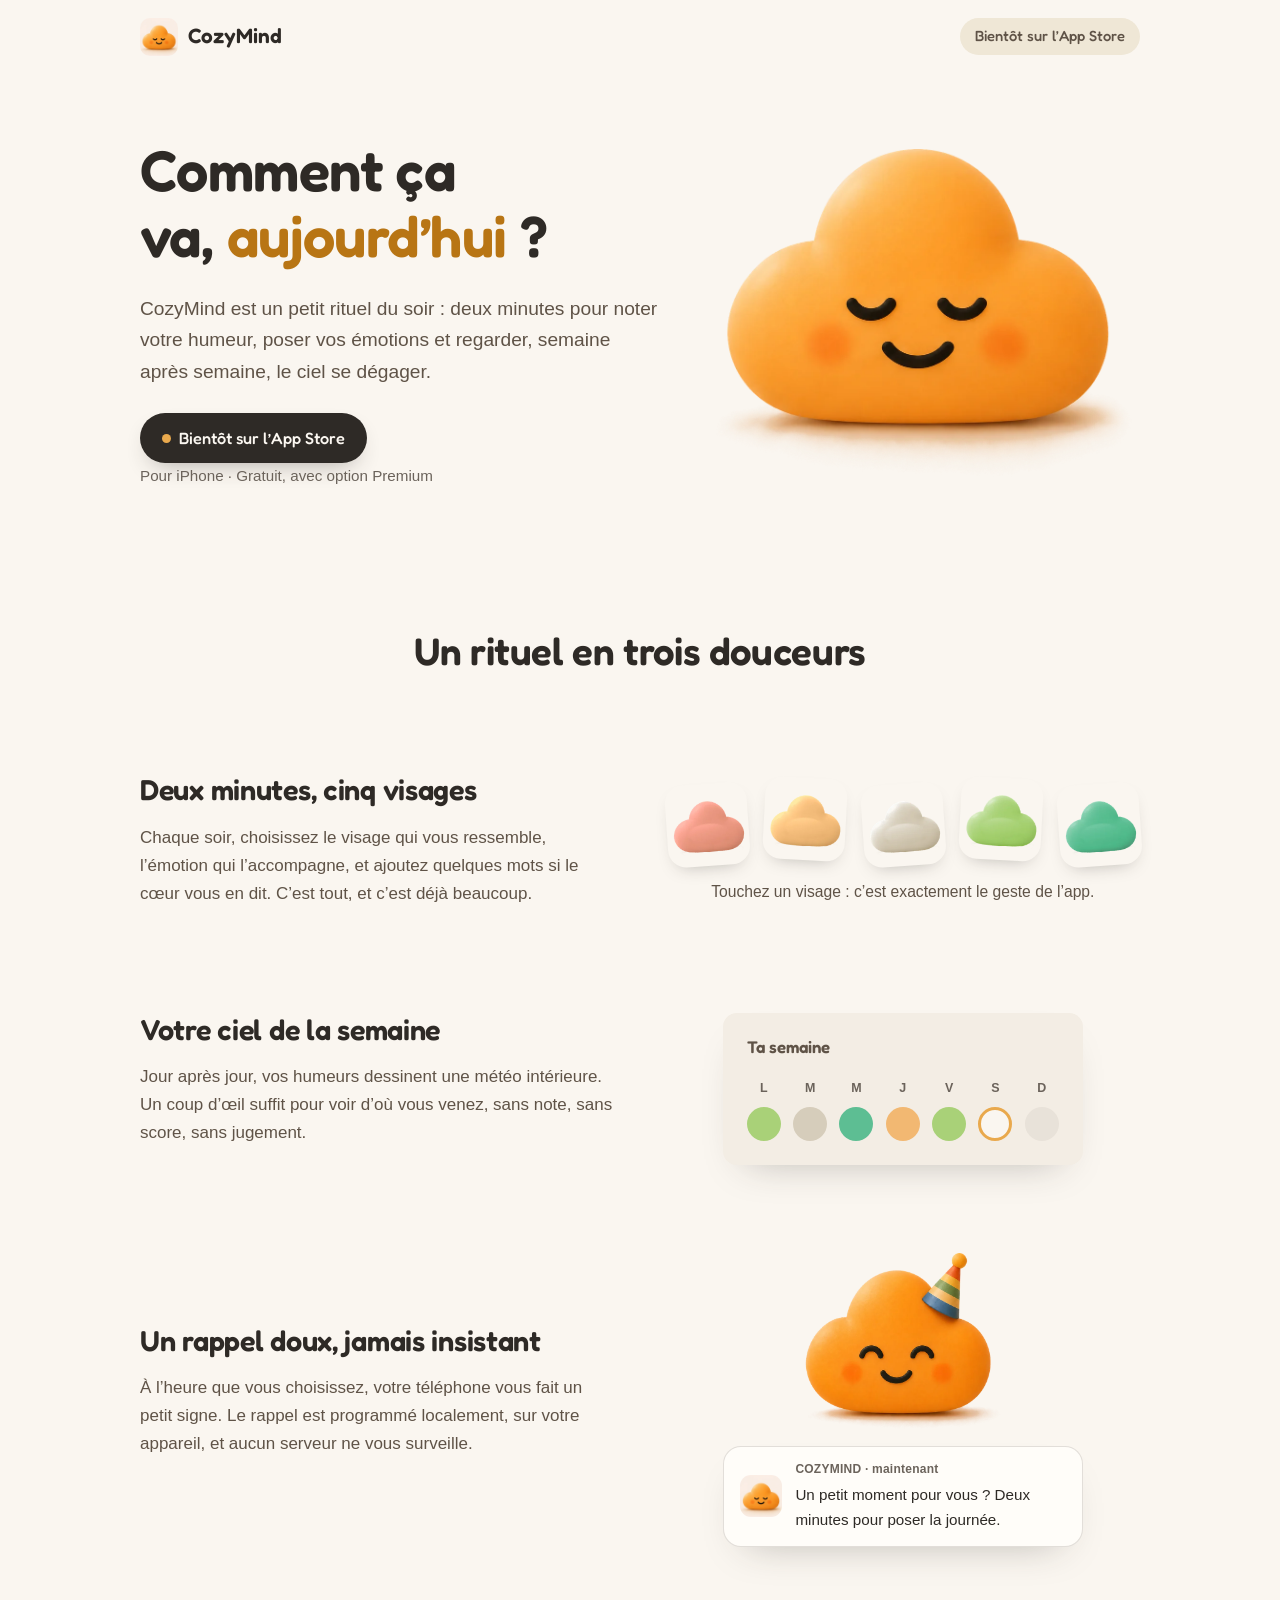
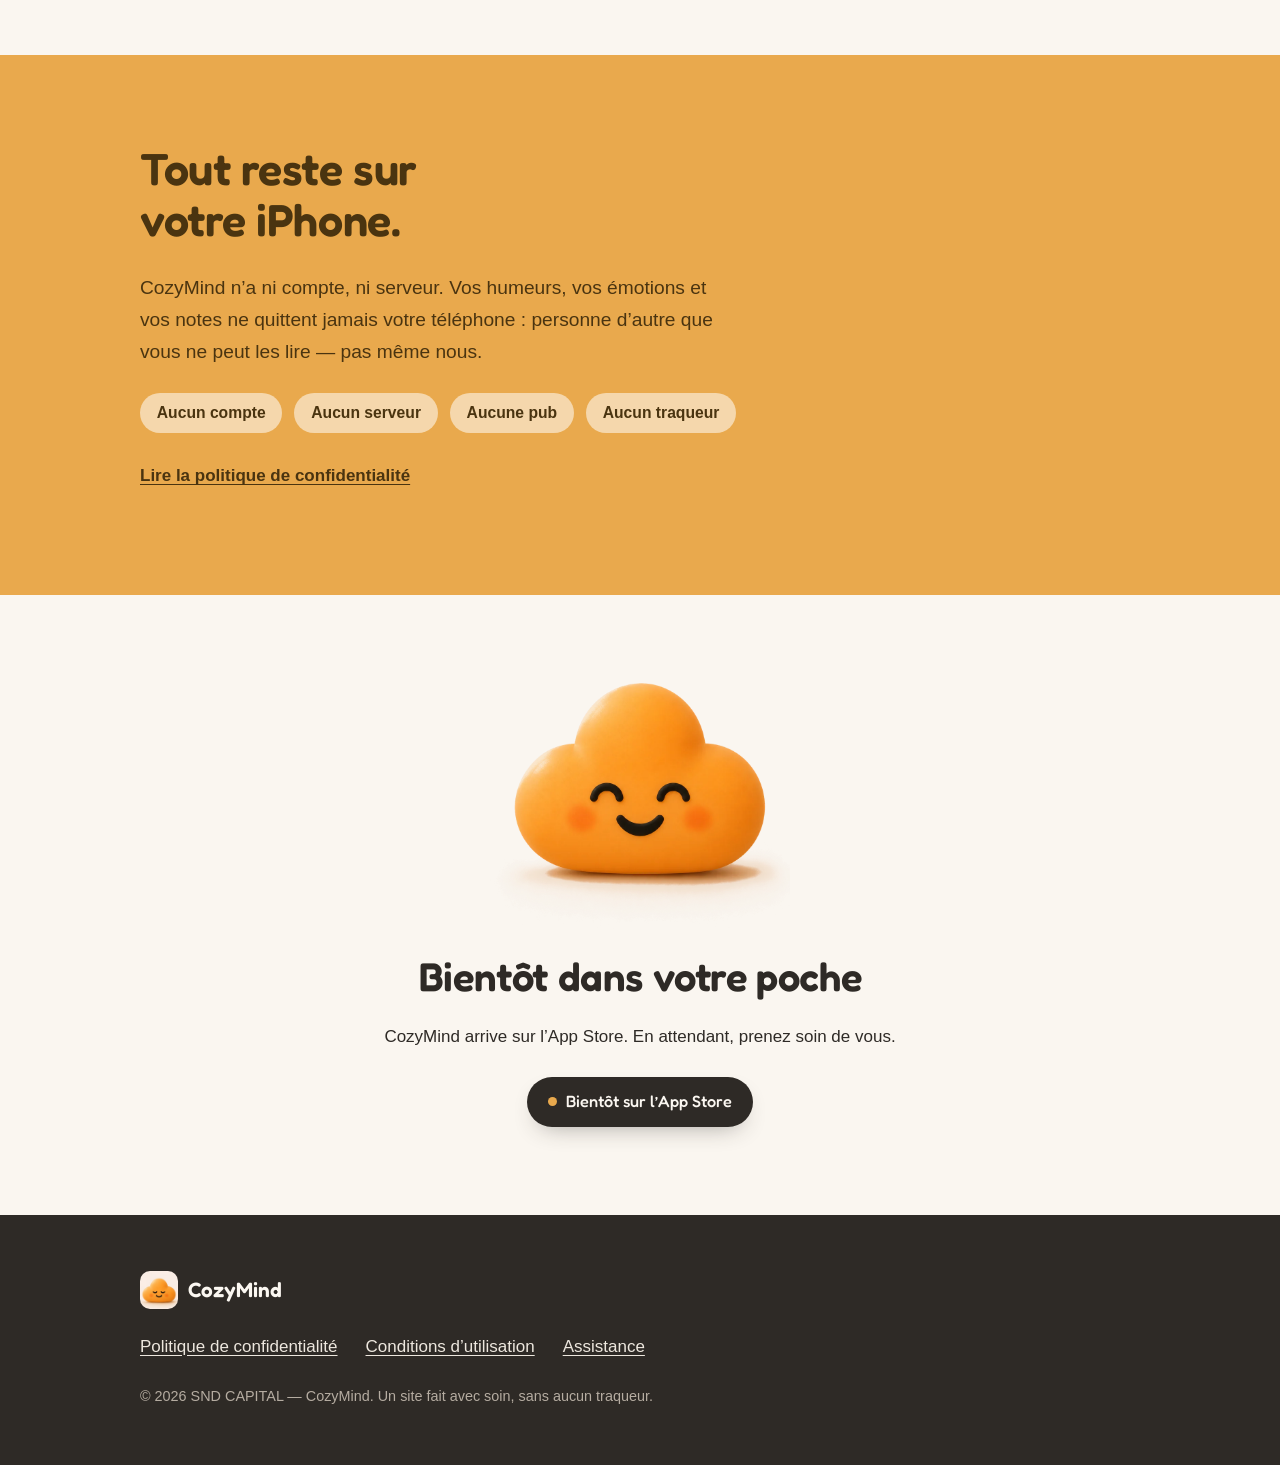
<file: index.html>
<!DOCTYPE html>
<html lang="fr">
<head>
  <meta charset="UTF-8">
  <meta name="viewport" content="width=device-width, initial-scale=1.0">
  <title>CozyMind — Deux minutes chaque soir pour votre humeur</title>
  <meta name="description" content="CozyMind est une app iPhone de suivi d’humeur : un petit rituel du soir, tout doux. Sans compte, sans serveur, sans pub — tout reste sur votre téléphone.">
  <link rel="canonical" href="https://cozymind.fr/">
  <meta property="og:title" content="CozyMind — Deux minutes chaque soir pour votre humeur">
  <meta property="og:description" content="Un petit rituel du soir pour noter votre humeur. Sans compte, sans serveur : tout reste sur votre iPhone.">
  <meta property="og:url" content="https://cozymind.fr/">
  <meta property="og:image" content="https://cozymind.fr/assets/img/icon-512.png">
  <meta property="og:type" content="website">
  <meta name="theme-color" content="#FAF6F0">
  <link rel="icon" href="assets/img/favicon-32.png" sizes="32x32">
  <link rel="apple-touch-icon" href="assets/img/apple-touch-icon.png">
  <link rel="preload" href="assets/fonts/fredoka-latin.woff2" as="font" type="font/woff2" crossorigin>
  <link rel="stylesheet" href="assets/style.css">
</head>
<body>

  <a class="skip-link" href="#main">Aller au contenu</a>

  <header class="site-header">
    <div class="wrap">
      <a class="brand" href="/">
        <img src="assets/img/app-icon.webp" alt="" width="38" height="38">
        CozyMind
      </a>
      <span class="header-note">Bientôt sur l’App Store</span>
    </div>
  </header>

  <main id="main">
    <section class="hero">
      <div class="wrap">
        <div class="hero-copy">
          <h1>Comment ça va, <em>aujourd’hui</em>&nbsp;?</h1>
          <p class="pitch">CozyMind est un petit rituel du soir&nbsp;: deux minutes pour noter votre humeur, poser vos émotions et regarder, semaine après semaine, le ciel se dégager.</p>
          <div class="cta-row">
            <span class="badge-soon"><span class="dot" aria-hidden="true"></span>Bientôt sur l’App&nbsp;Store</span>
          </div>
          <p class="cta-note">Pour iPhone · Gratuit, avec option Premium</p>
        </div>
        <figure class="hero-figure">
          <img src="assets/img/mascotte.webp" alt="La mascotte de CozyMind, un petit nuage souriant aux joues rosées" width="880" height="687" fetchpriority="high">
        </figure>
      </div>
    </section>

    <section class="how" id="comment">
      <div class="wrap">
        <h2>Un rituel en trois douceurs</h2>

        <article class="feature">
          <div class="feature-text">
            <h3>Deux minutes, cinq visages</h3>
            <p>Chaque soir, choisissez le visage qui vous ressemble, l’émotion qui l’accompagne, et ajoutez quelques mots si le cœur vous en dit. C’est tout, et c’est déjà beaucoup.</p>
          </div>
          <figure class="feature-visual">
            <div>
              <div class="mood-fan">
                <button type="button" aria-pressed="false" aria-label="Pas très bien"><img src="assets/img/humeur-1.webp" alt="" width="256" height="256" loading="lazy"></button>
                <button type="button" aria-pressed="false" aria-label="Bof"><img src="assets/img/humeur-2.webp" alt="" width="256" height="256" loading="lazy"></button>
                <button type="button" aria-pressed="false" aria-label="Moyen"><img src="assets/img/humeur-3.webp" alt="" width="256" height="256" loading="lazy"></button>
                <button type="button" aria-pressed="false" aria-label="Bien"><img src="assets/img/humeur-4.webp" alt="" width="256" height="256" loading="lazy"></button>
                <button type="button" aria-pressed="false" aria-label="Très bien"><img src="assets/img/humeur-5.webp" alt="" width="256" height="256" loading="lazy"></button>
              </div>
              <p class="mood-try" aria-live="polite">Touchez un visage&nbsp;: c’est exactement le geste de l’app.</p>
            </div>
          </figure>
        </article>

        <article class="feature">
          <div class="feature-text">
            <h3>Votre ciel de la semaine</h3>
            <p>Jour après jour, vos humeurs dessinent une météo intérieure. Un coup d’œil suffit pour voir d’où vous venez, sans note, sans score, sans jugement.</p>
          </div>
          <figure class="feature-visual">
            <div class="week-card" role="img" aria-label="Aperçu de la semaine dans CozyMind : un rond coloré par jour selon l’humeur">
              <p class="week-title">Ta semaine</p>
              <div class="week-days">
                <span class="day"><span>L</span><i class="m4"></i></span>
                <span class="day"><span>M</span><i class="m3"></i></span>
                <span class="day"><span>M</span><i class="m5"></i></span>
                <span class="day"><span>J</span><i class="m2"></i></span>
                <span class="day"><span>V</span><i class="m4"></i></span>
                <span class="day"><span>S</span><i class="today"></i></span>
                <span class="day"><span>D</span><i class="future"></i></span>
              </div>
            </div>
          </figure>
        </article>

        <article class="feature">
          <div class="feature-text">
            <h3>Un rappel doux, jamais insistant</h3>
            <p>À l’heure que vous choisissez, votre téléphone vous fait un petit signe. Le rappel est programmé localement, sur votre appareil, et aucun serveur ne vous surveille.</p>
          </div>
          <figure class="feature-visual">
            <div class="reminder-stack">
              <img src="assets/img/mascotte-festive.webp" alt="La mascotte de CozyMind qui lance des confettis" width="640" height="567" loading="lazy">
              <div class="notif-card">
                <img src="assets/img/app-icon.webp" alt="" width="42" height="42" loading="lazy">
                <div>
                  <p class="notif-app">COZYMIND · maintenant</p>
                  <p class="notif-text">Un petit moment pour vous&nbsp;? Deux minutes pour poser la journée.</p>
                </div>
              </div>
            </div>
          </figure>
        </article>

      </div>
    </section>

    <section class="privacy">
      <div class="wrap">
        <h2>Tout reste sur votre iPhone.</h2>
        <p class="privacy-lead">CozyMind n’a ni compte, ni serveur. Vos humeurs, vos émotions et vos notes ne quittent jamais votre téléphone&nbsp;: personne d’autre que vous ne peut les lire — pas même nous.</p>
        <ul class="privacy-facts">
          <li>Aucun compte</li>
          <li>Aucun serveur</li>
          <li>Aucune pub</li>
          <li>Aucun traqueur</li>
        </ul>
        <p><a href="confidentialite.html">Lire la politique de confidentialité</a></p>
      </div>
    </section>

    <section class="closing">
      <div class="wrap">
        <img src="assets/img/nuage-heureux.webp" alt="Un nuage heureux, les yeux fermés, tout sourire" width="880" height="722" loading="lazy">
        <h2>Bientôt dans votre poche</h2>
        <p class="pitch">CozyMind arrive sur l’App&nbsp;Store. En attendant, prenez soin de vous.</p>
        <div class="cta-row">
          <span class="badge-soon"><span class="dot" aria-hidden="true"></span>Bientôt sur l’App&nbsp;Store</span>
        </div>
      </div>
    </section>
  </main>

  <footer class="site-footer">
    <div class="wrap">
      <a class="brand" href="/">
        <img src="assets/img/app-icon.webp" alt="" width="38" height="38">
        CozyMind
      </a>
      <ul class="footer-links">
        <li><a href="confidentialite.html">Politique de confidentialité</a></li>
        <li><a href="conditions.html">Conditions d’utilisation</a></li>
        <li><a href="assistance.html">Assistance</a></li>
      </ul>
      <p class="legal">© 2026 SND CAPITAL — CozyMind. Un site fait avec soin, sans aucun traqueur.</p>
    </div>
  </footer>

  <script>
    (function () {
      var moods = [
        { label: 'Pas très bien', note: 'ça compte aussi.', bg: '#E89078', text: '#6E2F1D' },
        { label: 'Bof', note: 'merci d’être honnête.', bg: '#F2B872', text: '#6E4E14' },
        { label: 'Moyen', note: 'on prend note, en douceur.', bg: '#D6CDBB', text: '#5F5347' },
        { label: 'Bien', note: 'belle journée, on dirait.', bg: '#A9D178', text: '#3E5A1E' },
        { label: 'Très bien', note: 'on s’en réjouit avec vous.', bg: '#5DBE93', text: '#1C4F38' }
      ];
      var fan = document.querySelector('.mood-fan');
      var out = document.querySelector('.mood-try');
      if (!fan || !out) return;
      var buttons = fan.querySelectorAll('button');
      buttons.forEach(function (btn, i) {
        btn.addEventListener('click', function () {
          fan.classList.add('has-choice');
          buttons.forEach(function (b) { b.setAttribute('aria-pressed', String(b === btn)); });
          var m = moods[i];
          out.innerHTML = '<span class="mood-chip" style="background:' + m.bg + ';color:' + m.text + '">'
            + m.label + '</span> ' + m.note;
        });
      });
    })();
  </script>

</body>
</html>
</file>
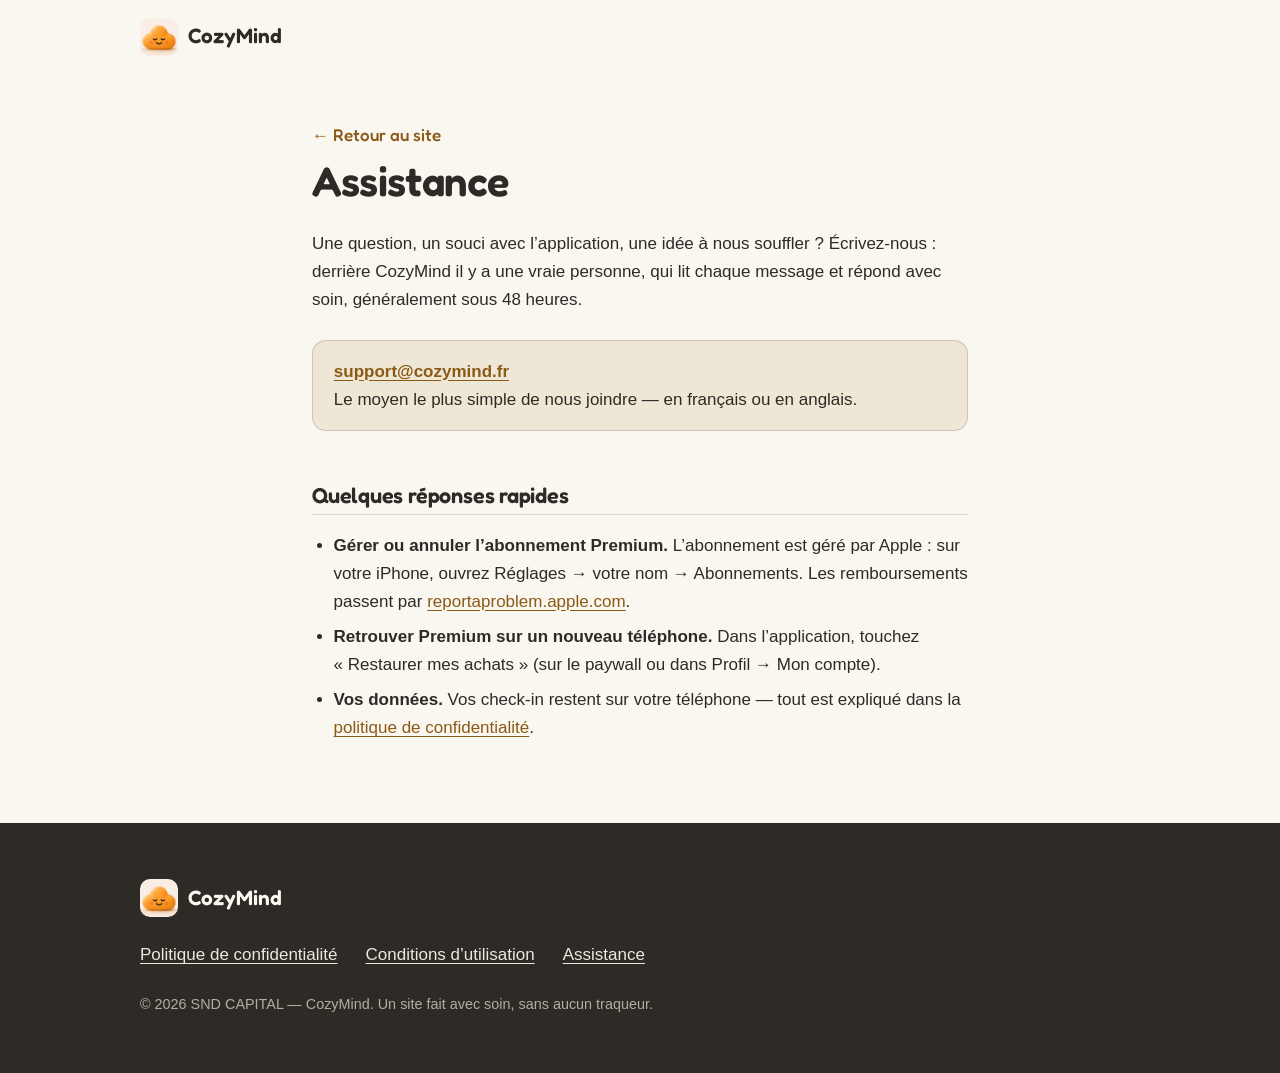
<file: assistance.html>
<!DOCTYPE html>
<html lang="fr">
<head>
  <meta charset="UTF-8">
  <meta name="viewport" content="width=device-width, initial-scale=1.0">
  <title>Assistance — CozyMind</title>
  <meta name="description" content="Besoin d’aide avec CozyMind ? Écrivez-nous à support@cozymind.fr — nous vous répondons avec plaisir.">
  <link rel="canonical" href="https://cozymind.fr/assistance.html">
  <meta name="theme-color" content="#FAF6F0">
  <link rel="icon" href="assets/img/favicon-32.png" sizes="32x32">
  <link rel="apple-touch-icon" href="assets/img/apple-touch-icon.png">
  <link rel="stylesheet" href="assets/style.css">
</head>
<body>

  <a class="skip-link" href="#main">Aller au contenu</a>

  <header class="site-header">
    <div class="wrap">
      <a class="brand" href="/">
        <img src="assets/img/app-icon.webp" alt="" width="38" height="38">
        CozyMind
      </a>
    </div>
  </header>

  <main id="main" class="prose">
    <a class="back-link" href="/">← Retour au site</a>
    <h1>Assistance</h1>

    <p>Une question, un souci avec l’application, une idée à nous souffler&nbsp;? Écrivez-nous&nbsp;: derrière CozyMind il y a une vraie personne, qui lit chaque message et répond avec soin, généralement sous 48&nbsp;heures.</p>

    <div class="encadre">
      <p style="margin-bottom:0"><strong><a href="mailto:support@cozymind.fr">support@cozymind.fr</a></strong><br>
      Le moyen le plus simple de nous joindre — en français ou en anglais.</p>
    </div>

    <h2>Quelques réponses rapides</h2>
    <ul>
      <li><strong>Gérer ou annuler l’abonnement Premium.</strong> L’abonnement est géré par Apple&nbsp;: sur votre iPhone, ouvrez Réglages&nbsp;→ votre nom&nbsp;→ Abonnements. Les remboursements passent par <a href="https://reportaproblem.apple.com">reportaproblem.apple.com</a>.</li>
      <li><strong>Retrouver Premium sur un nouveau téléphone.</strong> Dans l’application, touchez «&nbsp;Restaurer mes achats&nbsp;» (sur le paywall ou dans Profil&nbsp;→ Mon compte).</li>
      <li><strong>Vos données.</strong> Vos check-in restent sur votre téléphone — tout est expliqué dans la <a href="confidentialite.html">politique de confidentialité</a>.</li>
    </ul>
  </main>

  <footer class="site-footer">
    <div class="wrap">
      <a class="brand" href="/">
        <img src="assets/img/app-icon.webp" alt="" width="38" height="38">
        CozyMind
      </a>
      <ul class="footer-links">
        <li><a href="confidentialite.html">Politique de confidentialité</a></li>
        <li><a href="conditions.html">Conditions d’utilisation</a></li>
        <li><a href="assistance.html">Assistance</a></li>
      </ul>
      <p class="legal">© 2026 SND CAPITAL — CozyMind. Un site fait avec soin, sans aucun traqueur.</p>
    </div>
  </footer>

</body>
</html>
</file>
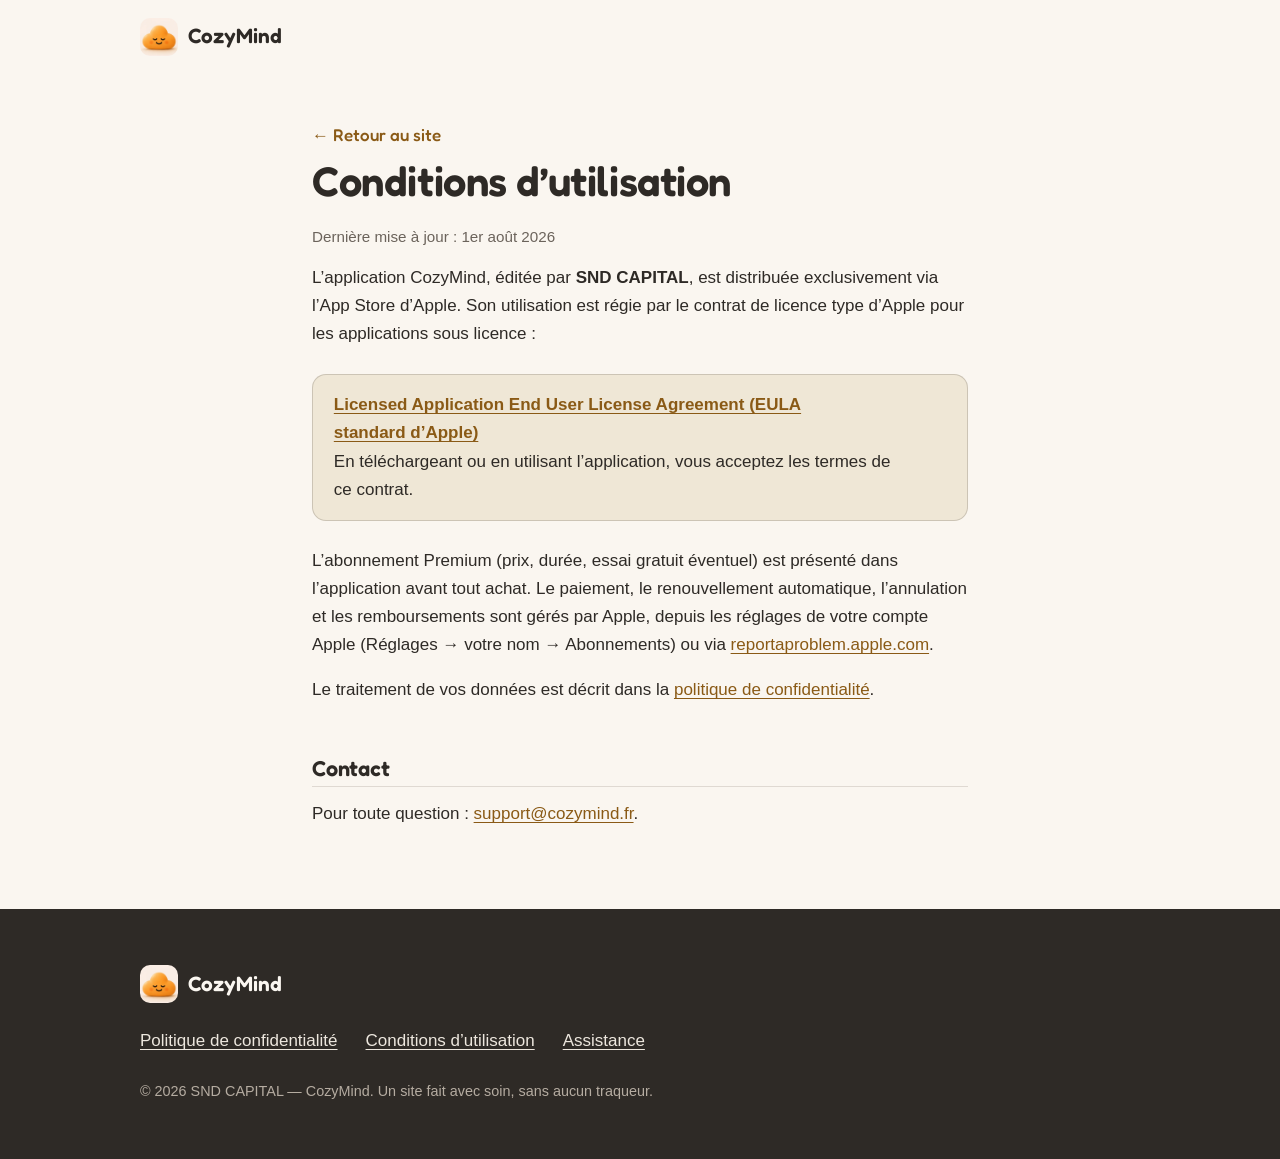
<file: conditions.html>
<!DOCTYPE html>
<html lang="fr">
<head>
  <meta charset="UTF-8">
  <meta name="viewport" content="width=device-width, initial-scale=1.0">
  <title>Conditions d’utilisation — CozyMind</title>
  <meta name="description" content="Les conditions d’utilisation de l’application CozyMind : le contrat de licence type d’Apple (EULA standard) s’applique.">
  <link rel="canonical" href="https://cozymind.fr/conditions.html">
  <meta name="theme-color" content="#FAF6F0">
  <link rel="icon" href="assets/img/favicon-32.png" sizes="32x32">
  <link rel="apple-touch-icon" href="assets/img/apple-touch-icon.png">
  <link rel="stylesheet" href="assets/style.css">
</head>
<body>

  <a class="skip-link" href="#main">Aller au contenu</a>

  <header class="site-header">
    <div class="wrap">
      <a class="brand" href="/">
        <img src="assets/img/app-icon.webp" alt="" width="38" height="38">
        CozyMind
      </a>
    </div>
  </header>

  <main id="main" class="prose">
    <a class="back-link" href="/">← Retour au site</a>
    <h1>Conditions d’utilisation</h1>
    <p class="meta">Dernière mise à jour : 1er août 2026</p>

    <p>L’application CozyMind, éditée par <strong>SND CAPITAL</strong>, est distribuée exclusivement via l’App Store d’Apple. Son utilisation est régie par le contrat de licence type d’Apple pour les applications sous licence&nbsp;:</p>

    <div class="encadre">
      <p style="margin-bottom:0"><strong><a href="https://www.apple.com/legal/internet-services/itunes/dev/stdeula/">Licensed Application End User License Agreement (EULA standard d’Apple)</a></strong><br>
      En téléchargeant ou en utilisant l’application, vous acceptez les termes de ce contrat.</p>
    </div>

    <p>L’abonnement Premium (prix, durée, essai gratuit éventuel) est présenté dans l’application avant tout achat. Le paiement, le renouvellement automatique, l’annulation et les remboursements sont gérés par Apple, depuis les réglages de votre compte Apple (Réglages&nbsp;→ votre nom&nbsp;→ Abonnements) ou via <a href="https://reportaproblem.apple.com">reportaproblem.apple.com</a>.</p>

    <p>Le traitement de vos données est décrit dans la <a href="confidentialite.html">politique de confidentialité</a>.</p>

    <h2>Contact</h2>
    <p>Pour toute question&nbsp;: <a href="mailto:support@cozymind.fr">support@cozymind.fr</a>.</p>
  </main>

  <footer class="site-footer">
    <div class="wrap">
      <a class="brand" href="/">
        <img src="assets/img/app-icon.webp" alt="" width="38" height="38">
        CozyMind
      </a>
      <ul class="footer-links">
        <li><a href="confidentialite.html">Politique de confidentialité</a></li>
        <li><a href="conditions.html">Conditions d’utilisation</a></li>
        <li><a href="assistance.html">Assistance</a></li>
      </ul>
      <p class="legal">© 2026 SND CAPITAL — CozyMind. Un site fait avec soin, sans aucun traqueur.</p>
    </div>
  </footer>

</body>
</html>
</file>
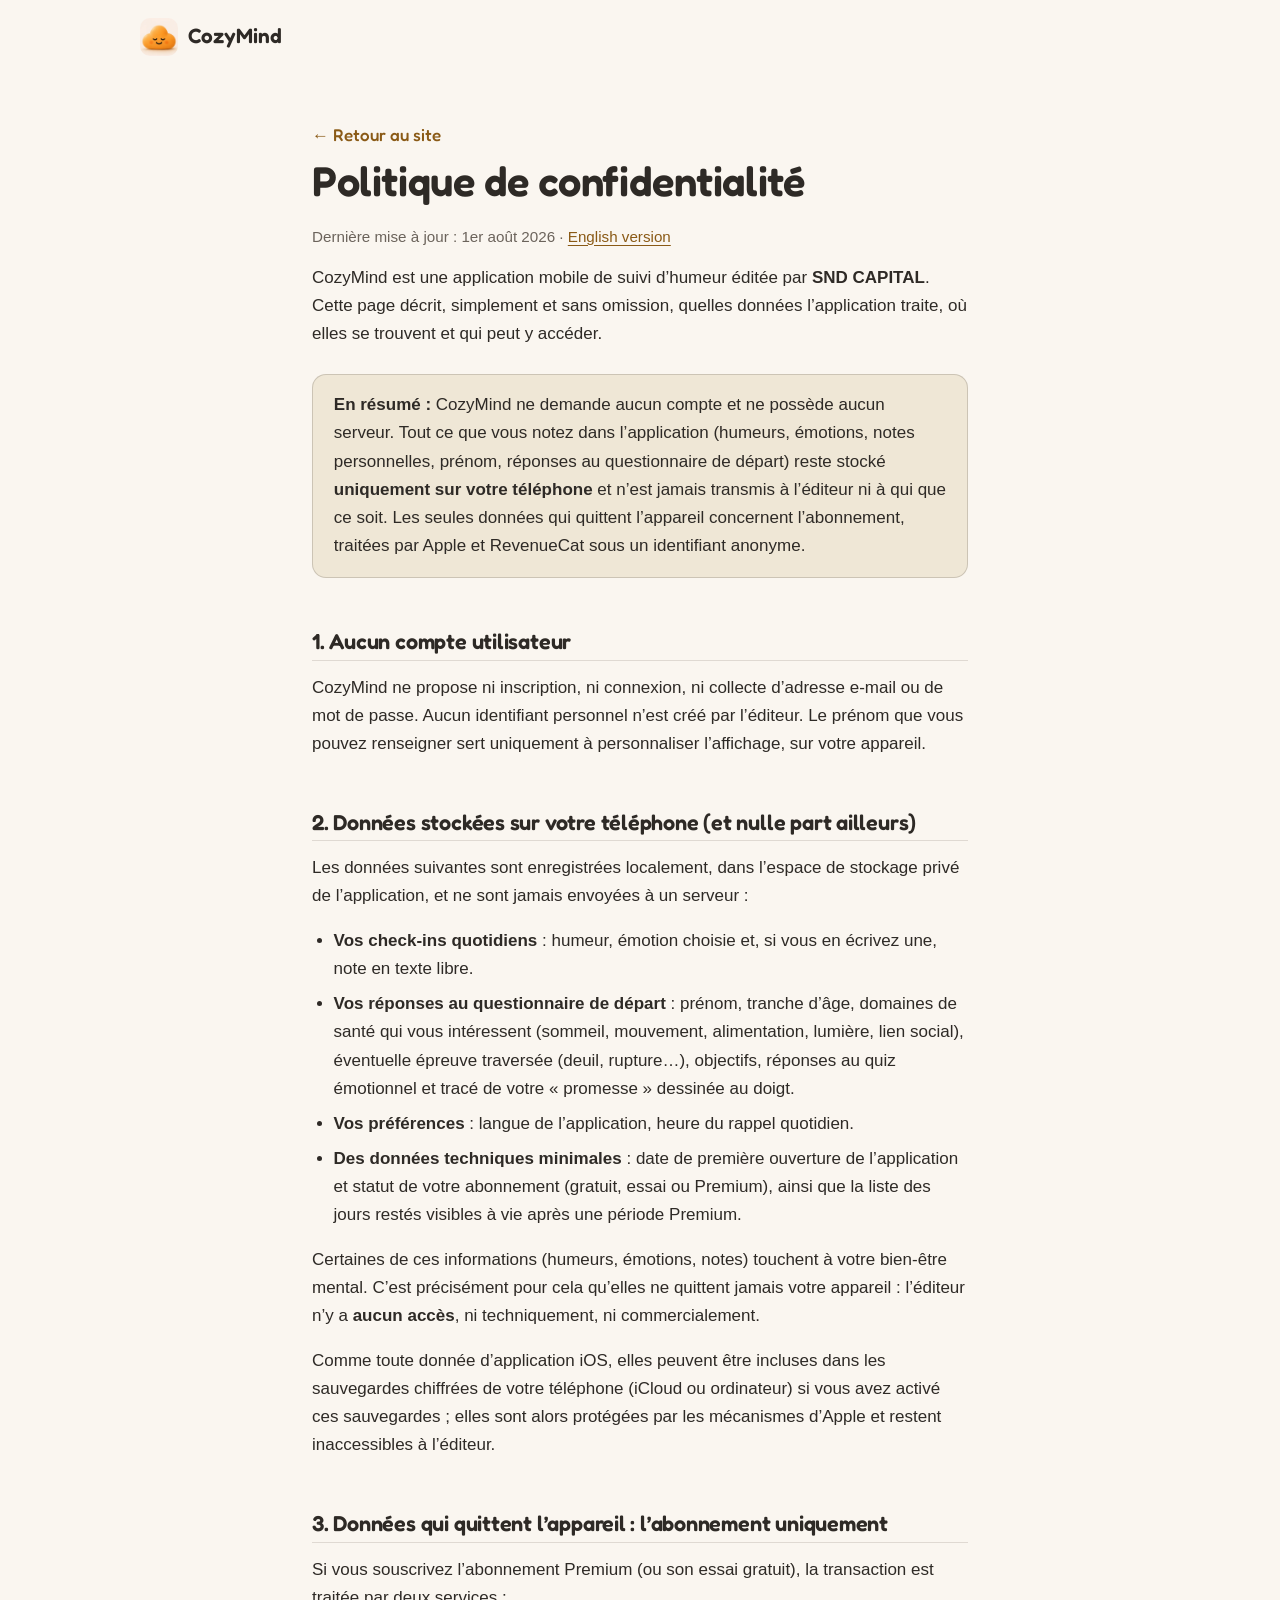
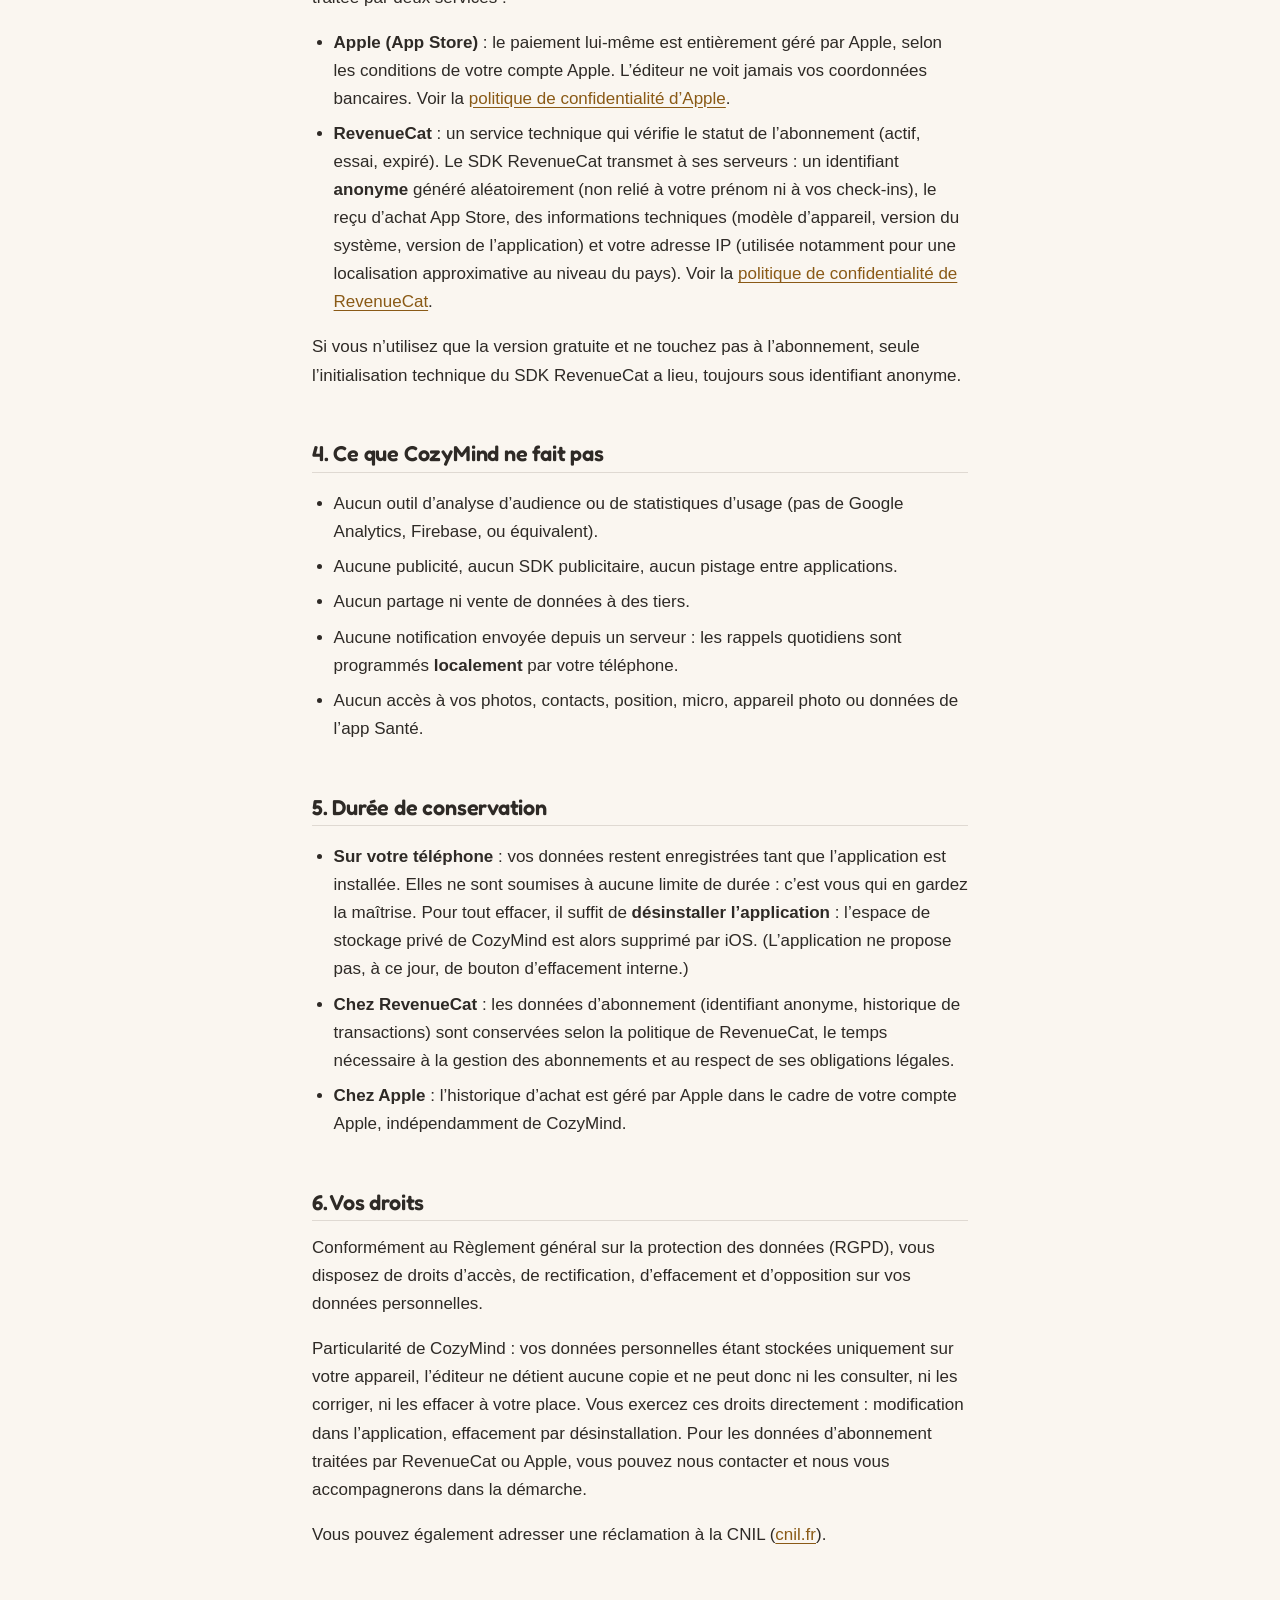
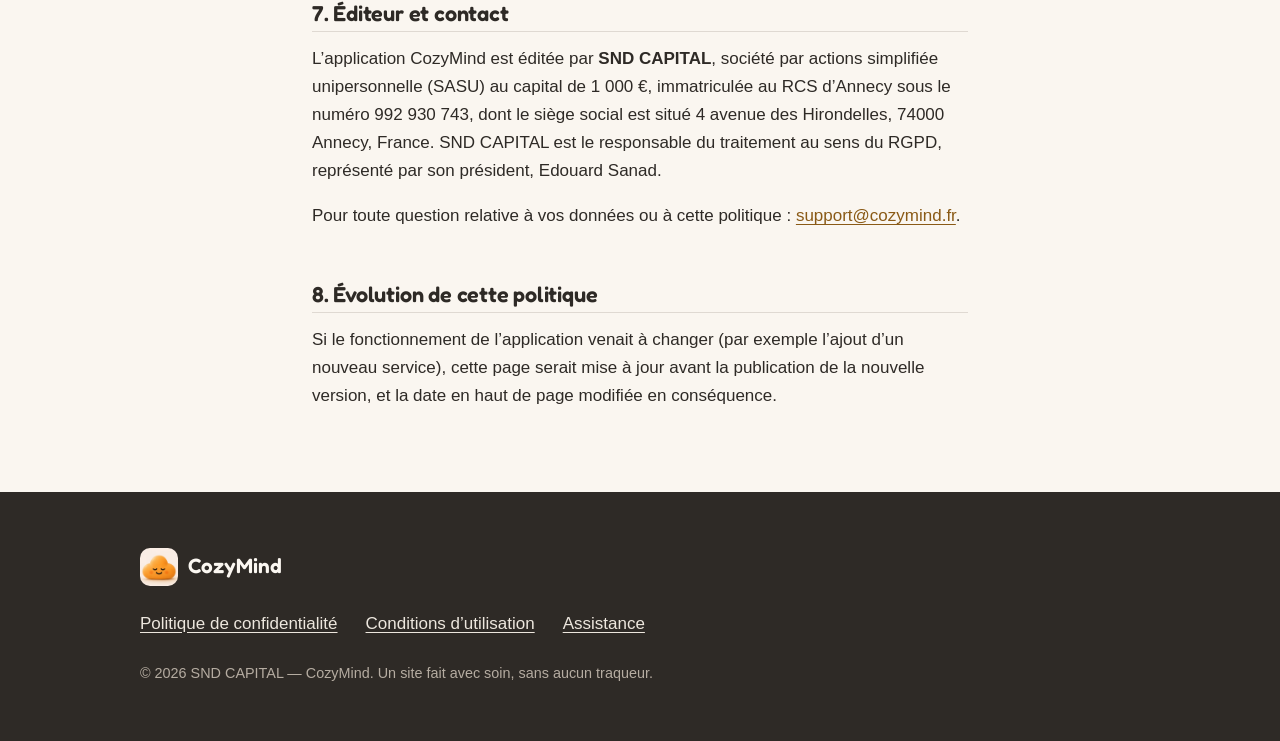
<file: confidentialite.html>
<!DOCTYPE html>
<html lang="fr">
<head>
  <meta charset="UTF-8">
  <meta name="viewport" content="width=device-width, initial-scale=1.0">
  <title>Politique de confidentialité — CozyMind</title>
  <meta name="description" content="Ce que CozyMind fait (et surtout ne fait pas) de vos données : tout reste sur votre téléphone, sans compte ni serveur.">
  <link rel="canonical" href="https://cozymind.fr/confidentialite.html">
  <link rel="alternate" hreflang="fr" href="https://cozymind.fr/confidentialite.html">
  <link rel="alternate" hreflang="en" href="https://cozymind.fr/privacy.html">
  <meta name="theme-color" content="#FAF6F0">
  <link rel="icon" href="assets/img/favicon-32.png" sizes="32x32">
  <link rel="apple-touch-icon" href="assets/img/apple-touch-icon.png">
  <link rel="stylesheet" href="assets/style.css">
</head>
<body>

  <a class="skip-link" href="#main">Aller au contenu</a>

  <header class="site-header">
    <div class="wrap">
      <a class="brand" href="/">
        <img src="assets/img/app-icon.webp" alt="" width="38" height="38">
        CozyMind
      </a>
    </div>
  </header>

  <main id="main" class="prose">
    <a class="back-link" href="/">← Retour au site</a>
    <h1>Politique de confidentialité</h1>
    <p class="meta">Dernière mise à jour : 1er août 2026 · <a href="privacy.html">English version</a></p>

    <p>CozyMind est une application mobile de suivi d’humeur éditée par <strong>SND CAPITAL</strong>. Cette page décrit, simplement et sans omission, quelles données l’application traite, où elles se trouvent et qui peut y accéder.</p>

    <div class="encadre">
      <strong>En résumé :</strong> CozyMind ne demande aucun compte et ne possède aucun serveur. Tout ce que vous notez dans l’application (humeurs, émotions, notes personnelles, prénom, réponses au questionnaire de départ) reste stocké <strong>uniquement sur votre téléphone</strong> et n’est jamais transmis à l’éditeur ni à qui que ce soit. Les seules données qui quittent l’appareil concernent l’abonnement, traitées par Apple et RevenueCat sous un identifiant anonyme.
    </div>

    <h2>1. Aucun compte utilisateur</h2>
    <p>CozyMind ne propose ni inscription, ni connexion, ni collecte d’adresse e-mail ou de mot de passe. Aucun identifiant personnel n’est créé par l’éditeur. Le prénom que vous pouvez renseigner sert uniquement à personnaliser l’affichage, sur votre appareil.</p>

    <h2>2. Données stockées sur votre téléphone (et nulle part ailleurs)</h2>
    <p>Les données suivantes sont enregistrées localement, dans l’espace de stockage privé de l’application, et ne sont jamais envoyées à un serveur :</p>
    <ul>
      <li><strong>Vos check-ins quotidiens</strong> : humeur, émotion choisie et, si vous en écrivez une, note en texte libre.</li>
      <li><strong>Vos réponses au questionnaire de départ</strong> : prénom, tranche d’âge, domaines de santé qui vous intéressent (sommeil, mouvement, alimentation, lumière, lien social), éventuelle épreuve traversée (deuil, rupture…), objectifs, réponses au quiz émotionnel et tracé de votre « promesse » dessinée au doigt.</li>
      <li><strong>Vos préférences</strong> : langue de l’application, heure du rappel quotidien.</li>
      <li><strong>Des données techniques minimales</strong> : date de première ouverture de l’application et statut de votre abonnement (gratuit, essai ou Premium), ainsi que la liste des jours restés visibles à vie après une période Premium.</li>
    </ul>
    <p>Certaines de ces informations (humeurs, émotions, notes) touchent à votre bien-être mental. C’est précisément pour cela qu’elles ne quittent jamais votre appareil : l’éditeur n’y a <strong>aucun accès</strong>, ni techniquement, ni commercialement.</p>
    <p>Comme toute donnée d’application iOS, elles peuvent être incluses dans les sauvegardes chiffrées de votre téléphone (iCloud ou ordinateur) si vous avez activé ces sauvegardes ; elles sont alors protégées par les mécanismes d’Apple et restent inaccessibles à l’éditeur.</p>

    <h2>3. Données qui quittent l’appareil : l’abonnement uniquement</h2>
    <p>Si vous souscrivez l’abonnement Premium (ou son essai gratuit), la transaction est traitée par deux services :</p>
    <ul>
      <li><strong>Apple (App Store)</strong> : le paiement lui-même est entièrement géré par Apple, selon les conditions de votre compte Apple. L’éditeur ne voit jamais vos coordonnées bancaires. Voir la <a href="https://www.apple.com/legal/privacy/fr-ww/">politique de confidentialité d’Apple</a>.</li>
      <li><strong>RevenueCat</strong> : un service technique qui vérifie le statut de l’abonnement (actif, essai, expiré). Le SDK RevenueCat transmet à ses serveurs : un identifiant <strong>anonyme</strong> généré aléatoirement (non relié à votre prénom ni à vos check-ins), le reçu d’achat App Store, des informations techniques (modèle d’appareil, version du système, version de l’application) et votre adresse IP (utilisée notamment pour une localisation approximative au niveau du pays). Voir la <a href="https://www.revenuecat.com/privacy/">politique de confidentialité de RevenueCat</a>.</li>
    </ul>
    <p>Si vous n’utilisez que la version gratuite et ne touchez pas à l’abonnement, seule l’initialisation technique du SDK RevenueCat a lieu, toujours sous identifiant anonyme.</p>

    <h2>4. Ce que CozyMind ne fait pas</h2>
    <ul>
      <li>Aucun outil d’analyse d’audience ou de statistiques d’usage (pas de Google Analytics, Firebase, ou équivalent).</li>
      <li>Aucune publicité, aucun SDK publicitaire, aucun pistage entre applications.</li>
      <li>Aucun partage ni vente de données à des tiers.</li>
      <li>Aucune notification envoyée depuis un serveur : les rappels quotidiens sont programmés <strong>localement</strong> par votre téléphone.</li>
      <li>Aucun accès à vos photos, contacts, position, micro, appareil photo ou données de l’app Santé.</li>
    </ul>

    <h2>5. Durée de conservation</h2>
    <ul>
      <li><strong>Sur votre téléphone</strong> : vos données restent enregistrées tant que l’application est installée. Elles ne sont soumises à aucune limite de durée : c’est vous qui en gardez la maîtrise. Pour tout effacer, il suffit de <strong>désinstaller l’application</strong> : l’espace de stockage privé de CozyMind est alors supprimé par iOS. (L’application ne propose pas, à ce jour, de bouton d’effacement interne.)</li>
      <li><strong>Chez RevenueCat</strong> : les données d’abonnement (identifiant anonyme, historique de transactions) sont conservées selon la politique de RevenueCat, le temps nécessaire à la gestion des abonnements et au respect de ses obligations légales.</li>
      <li><strong>Chez Apple</strong> : l’historique d’achat est géré par Apple dans le cadre de votre compte Apple, indépendamment de CozyMind.</li>
    </ul>

    <h2>6. Vos droits</h2>
    <p>Conformément au Règlement général sur la protection des données (RGPD), vous disposez de droits d’accès, de rectification, d’effacement et d’opposition sur vos données personnelles.</p>
    <p>Particularité de CozyMind : vos données personnelles étant stockées uniquement sur votre appareil, l’éditeur ne détient aucune copie et ne peut donc ni les consulter, ni les corriger, ni les effacer à votre place. Vous exercez ces droits directement : modification dans l’application, effacement par désinstallation. Pour les données d’abonnement traitées par RevenueCat ou Apple, vous pouvez nous contacter et nous vous accompagnerons dans la démarche.</p>
    <p>Vous pouvez également adresser une réclamation à la CNIL (<a href="https://www.cnil.fr">cnil.fr</a>).</p>

    <h2>7. Éditeur et contact</h2>
    <p>L’application CozyMind est éditée par <strong>SND CAPITAL</strong>, société par actions simplifiée unipersonnelle (SASU) au capital de 1 000 €, immatriculée au RCS d’Annecy sous le numéro 992 930 743, dont le siège social est situé 4 avenue des Hirondelles, 74000 Annecy, France. SND CAPITAL est le responsable du traitement au sens du RGPD, représenté par son président, Edouard Sanad.</p>
    <p>Pour toute question relative à vos données ou à cette politique : <a href="mailto:support@cozymind.fr">support@cozymind.fr</a>.</p>

    <h2>8. Évolution de cette politique</h2>
    <p>Si le fonctionnement de l’application venait à changer (par exemple l’ajout d’un nouveau service), cette page serait mise à jour avant la publication de la nouvelle version, et la date en haut de page modifiée en conséquence.</p>
  </main>

  <footer class="site-footer">
    <div class="wrap">
      <a class="brand" href="/">
        <img src="assets/img/app-icon.webp" alt="" width="38" height="38">
        CozyMind
      </a>
      <ul class="footer-links">
        <li><a href="confidentialite.html">Politique de confidentialité</a></li>
        <li><a href="conditions.html">Conditions d’utilisation</a></li>
        <li><a href="assistance.html">Assistance</a></li>
      </ul>
      <p class="legal">© 2026 SND CAPITAL — CozyMind. Un site fait avec soin, sans aucun traqueur.</p>
    </div>
  </footer>

</body>
</html>
</file>
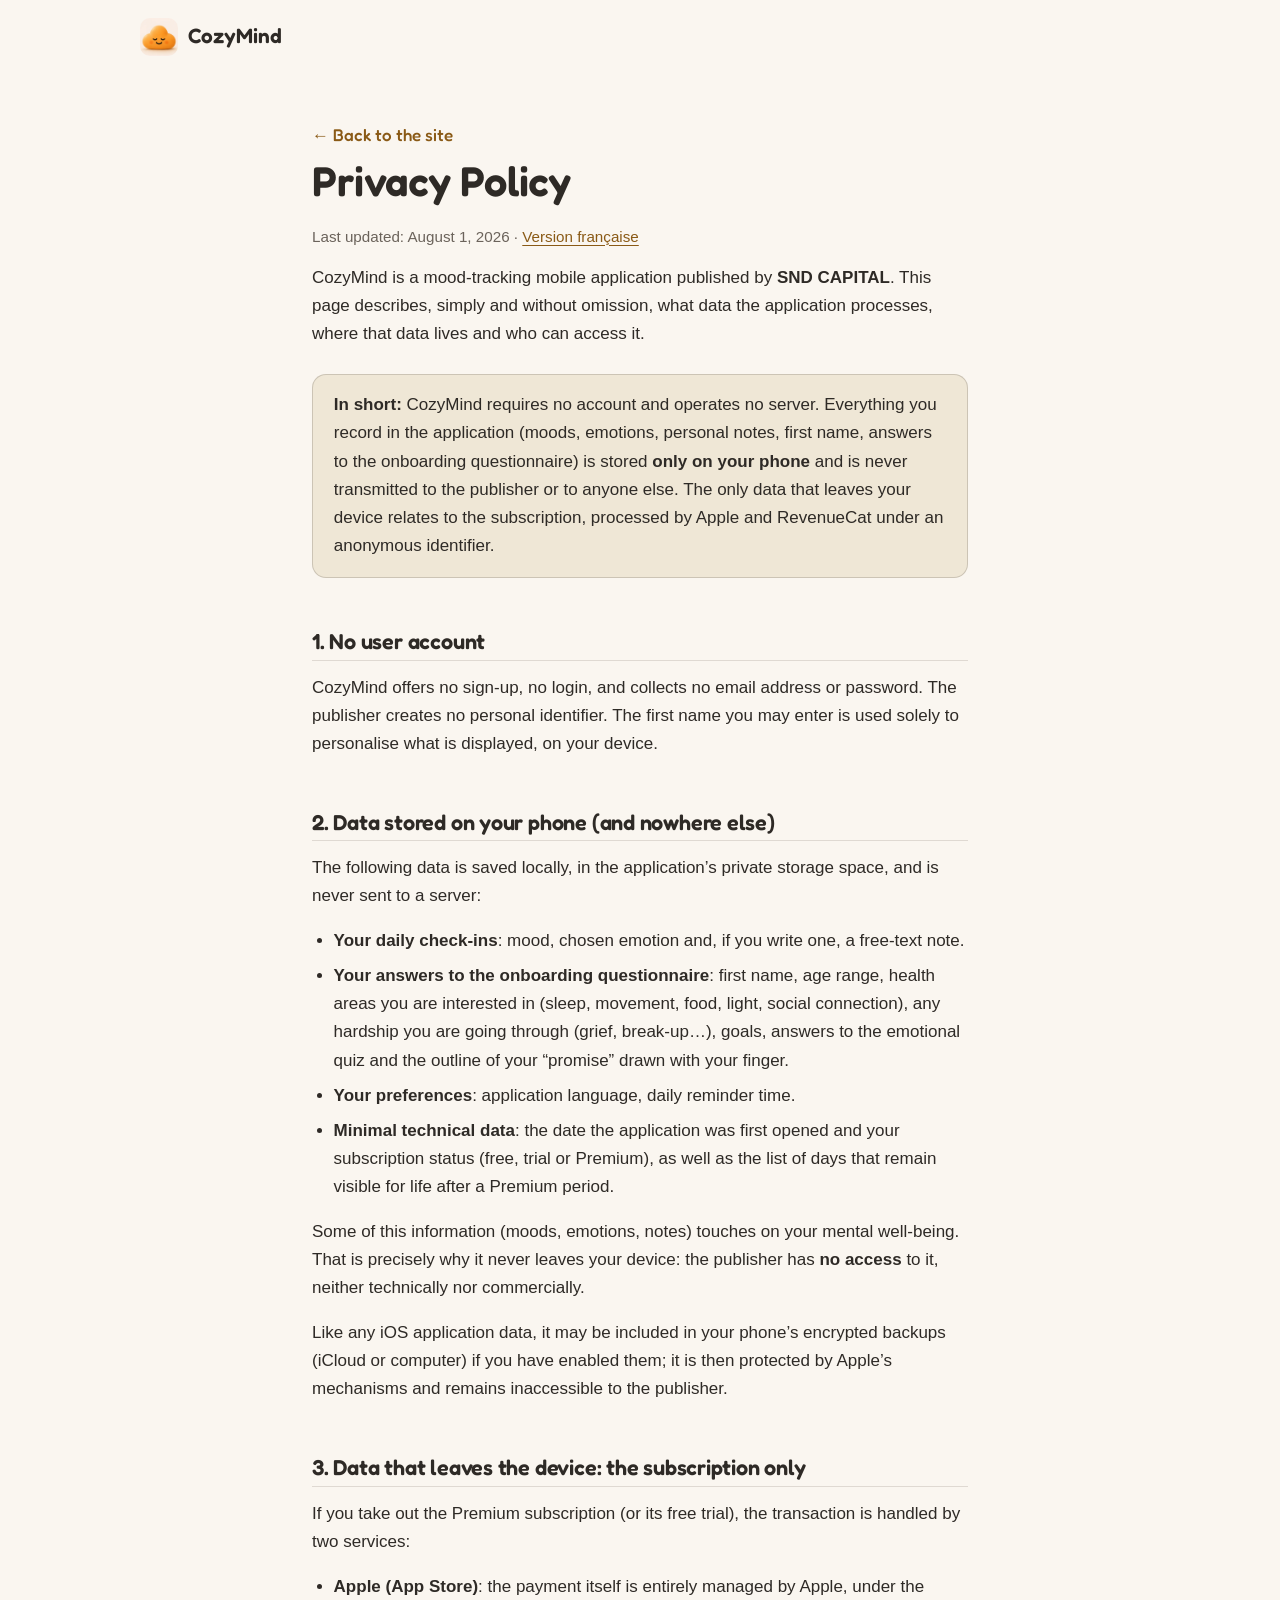
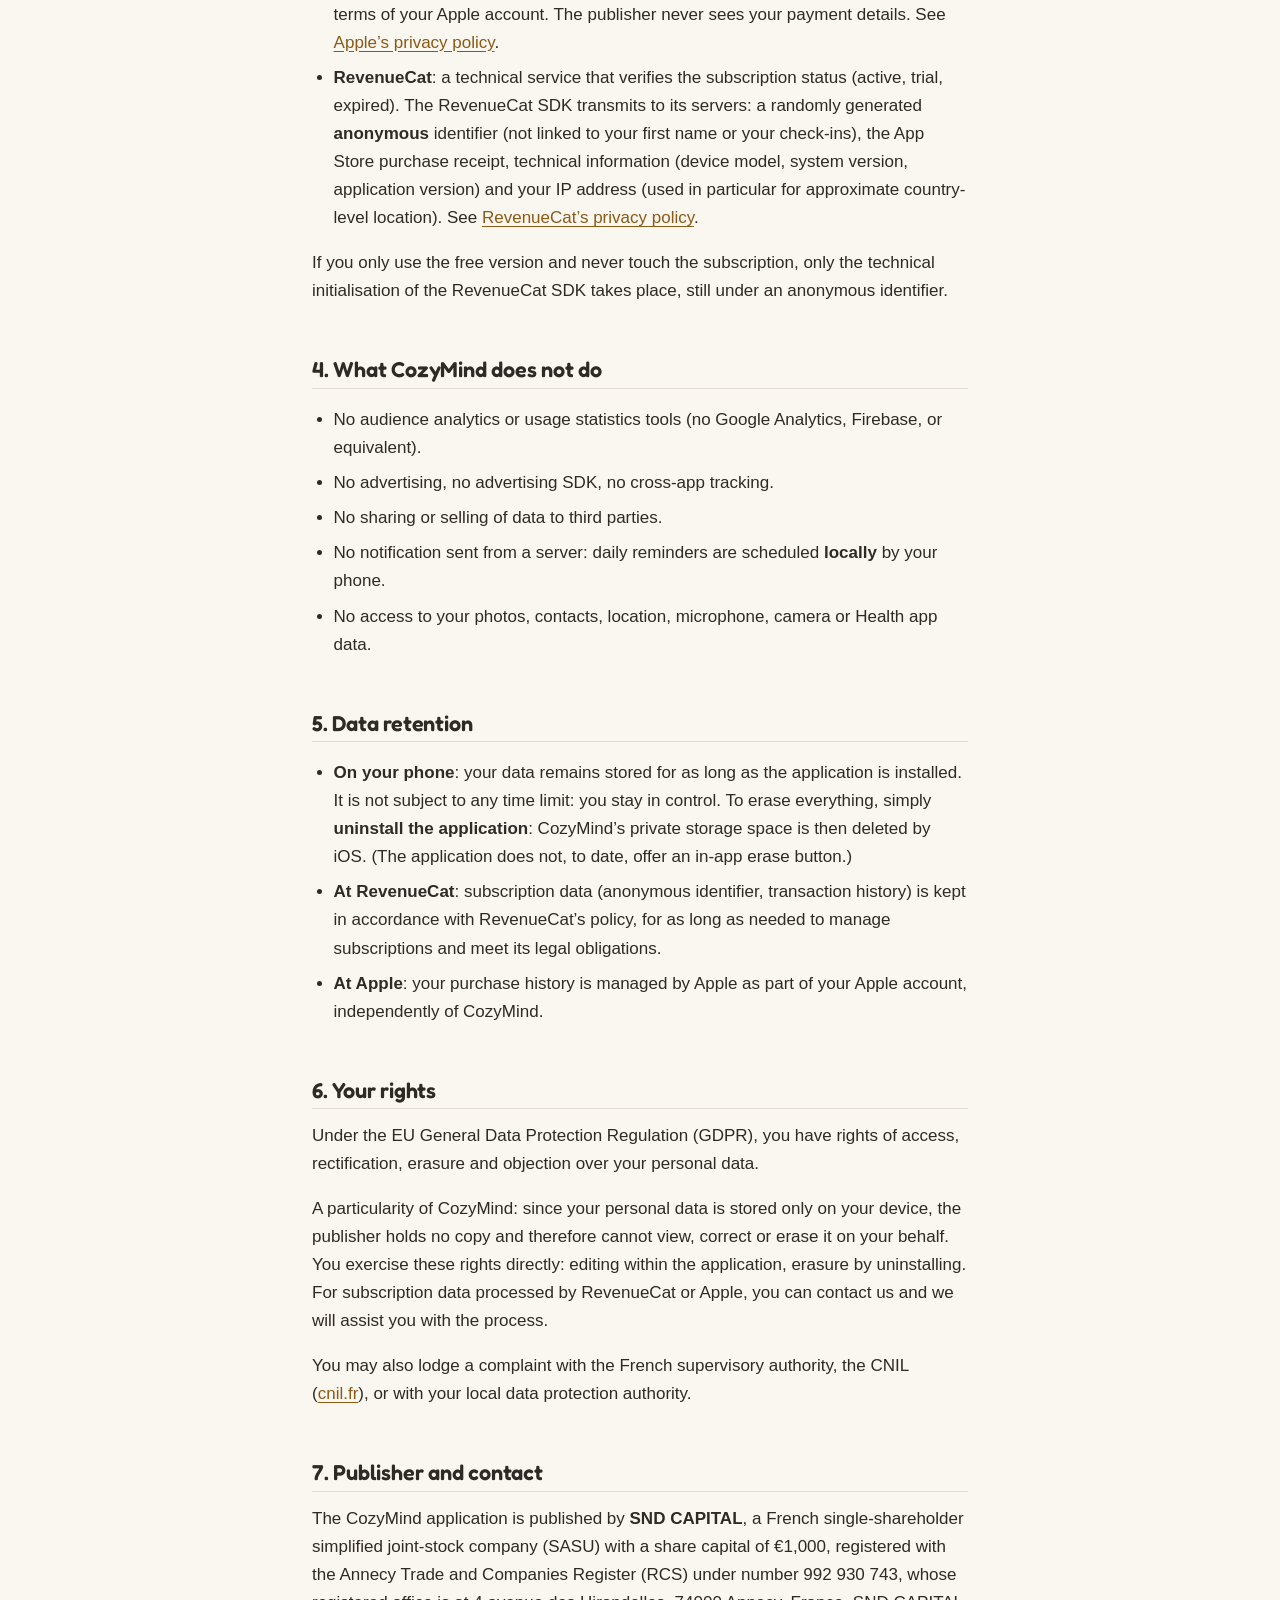
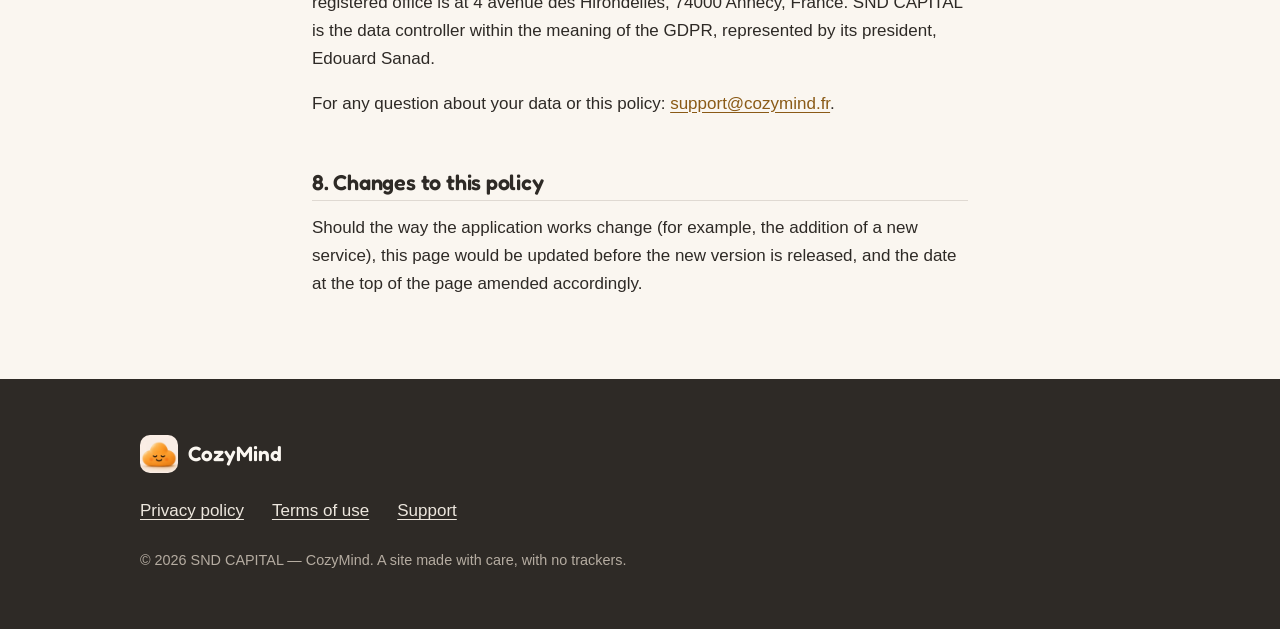
<file: privacy.html>
<!DOCTYPE html>
<html lang="en">
<head>
  <meta charset="UTF-8">
  <meta name="viewport" content="width=device-width, initial-scale=1.0">
  <title>Privacy Policy — CozyMind</title>
  <meta name="description" content="What CozyMind does (and above all does not do) with your data: everything stays on your phone, with no account and no server.">
  <link rel="canonical" href="https://cozymind.fr/privacy.html">
  <link rel="alternate" hreflang="fr" href="https://cozymind.fr/confidentialite.html">
  <link rel="alternate" hreflang="en" href="https://cozymind.fr/privacy.html">
  <meta name="theme-color" content="#FAF6F0">
  <link rel="icon" href="assets/img/favicon-32.png" sizes="32x32">
  <link rel="apple-touch-icon" href="assets/img/apple-touch-icon.png">
  <link rel="stylesheet" href="assets/style.css">
</head>
<body>

  <a class="skip-link" href="#main">Skip to content</a>

  <header class="site-header">
    <div class="wrap">
      <a class="brand" href="/">
        <img src="assets/img/app-icon.webp" alt="" width="38" height="38">
        CozyMind
      </a>
    </div>
  </header>

  <main id="main" class="prose">
    <a class="back-link" href="/">← Back to the site</a>
    <h1>Privacy Policy</h1>
    <p class="meta">Last updated: August 1, 2026 · <a href="confidentialite.html">Version française</a></p>

    <p>CozyMind is a mood-tracking mobile application published by <strong>SND CAPITAL</strong>. This page describes, simply and without omission, what data the application processes, where that data lives and who can access it.</p>

    <div class="encadre">
      <strong>In short:</strong> CozyMind requires no account and operates no server. Everything you record in the application (moods, emotions, personal notes, first name, answers to the onboarding questionnaire) is stored <strong>only on your phone</strong> and is never transmitted to the publisher or to anyone else. The only data that leaves your device relates to the subscription, processed by Apple and RevenueCat under an anonymous identifier.
    </div>

    <h2>1. No user account</h2>
    <p>CozyMind offers no sign-up, no login, and collects no email address or password. The publisher creates no personal identifier. The first name you may enter is used solely to personalise what is displayed, on your device.</p>

    <h2>2. Data stored on your phone (and nowhere else)</h2>
    <p>The following data is saved locally, in the application’s private storage space, and is never sent to a server:</p>
    <ul>
      <li><strong>Your daily check-ins</strong>: mood, chosen emotion and, if you write one, a free-text note.</li>
      <li><strong>Your answers to the onboarding questionnaire</strong>: first name, age range, health areas you are interested in (sleep, movement, food, light, social connection), any hardship you are going through (grief, break-up…), goals, answers to the emotional quiz and the outline of your “promise” drawn with your finger.</li>
      <li><strong>Your preferences</strong>: application language, daily reminder time.</li>
      <li><strong>Minimal technical data</strong>: the date the application was first opened and your subscription status (free, trial or Premium), as well as the list of days that remain visible for life after a Premium period.</li>
    </ul>
    <p>Some of this information (moods, emotions, notes) touches on your mental well-being. That is precisely why it never leaves your device: the publisher has <strong>no access</strong> to it, neither technically nor commercially.</p>
    <p>Like any iOS application data, it may be included in your phone’s encrypted backups (iCloud or computer) if you have enabled them; it is then protected by Apple’s mechanisms and remains inaccessible to the publisher.</p>

    <h2>3. Data that leaves the device: the subscription only</h2>
    <p>If you take out the Premium subscription (or its free trial), the transaction is handled by two services:</p>
    <ul>
      <li><strong>Apple (App Store)</strong>: the payment itself is entirely managed by Apple, under the terms of your Apple account. The publisher never sees your payment details. See <a href="https://www.apple.com/legal/privacy/en-ww/">Apple’s privacy policy</a>.</li>
      <li><strong>RevenueCat</strong>: a technical service that verifies the subscription status (active, trial, expired). The RevenueCat SDK transmits to its servers: a randomly generated <strong>anonymous</strong> identifier (not linked to your first name or your check-ins), the App Store purchase receipt, technical information (device model, system version, application version) and your IP address (used in particular for approximate country-level location). See <a href="https://www.revenuecat.com/privacy/">RevenueCat’s privacy policy</a>.</li>
    </ul>
    <p>If you only use the free version and never touch the subscription, only the technical initialisation of the RevenueCat SDK takes place, still under an anonymous identifier.</p>

    <h2>4. What CozyMind does not do</h2>
    <ul>
      <li>No audience analytics or usage statistics tools (no Google Analytics, Firebase, or equivalent).</li>
      <li>No advertising, no advertising SDK, no cross-app tracking.</li>
      <li>No sharing or selling of data to third parties.</li>
      <li>No notification sent from a server: daily reminders are scheduled <strong>locally</strong> by your phone.</li>
      <li>No access to your photos, contacts, location, microphone, camera or Health app data.</li>
    </ul>

    <h2>5. Data retention</h2>
    <ul>
      <li><strong>On your phone</strong>: your data remains stored for as long as the application is installed. It is not subject to any time limit: you stay in control. To erase everything, simply <strong>uninstall the application</strong>: CozyMind’s private storage space is then deleted by iOS. (The application does not, to date, offer an in-app erase button.)</li>
      <li><strong>At RevenueCat</strong>: subscription data (anonymous identifier, transaction history) is kept in accordance with RevenueCat’s policy, for as long as needed to manage subscriptions and meet its legal obligations.</li>
      <li><strong>At Apple</strong>: your purchase history is managed by Apple as part of your Apple account, independently of CozyMind.</li>
    </ul>

    <h2>6. Your rights</h2>
    <p>Under the EU General Data Protection Regulation (GDPR), you have rights of access, rectification, erasure and objection over your personal data.</p>
    <p>A particularity of CozyMind: since your personal data is stored only on your device, the publisher holds no copy and therefore cannot view, correct or erase it on your behalf. You exercise these rights directly: editing within the application, erasure by uninstalling. For subscription data processed by RevenueCat or Apple, you can contact us and we will assist you with the process.</p>
    <p>You may also lodge a complaint with the French supervisory authority, the CNIL (<a href="https://www.cnil.fr">cnil.fr</a>), or with your local data protection authority.</p>

    <h2>7. Publisher and contact</h2>
    <p>The CozyMind application is published by <strong>SND CAPITAL</strong>, a French single-shareholder simplified joint-stock company (SASU) with a share capital of €1,000, registered with the Annecy Trade and Companies Register (RCS) under number 992 930 743, whose registered office is at 4 avenue des Hirondelles, 74000 Annecy, France. SND CAPITAL is the data controller within the meaning of the GDPR, represented by its president, Edouard Sanad.</p>
    <p>For any question about your data or this policy: <a href="mailto:support@cozymind.fr">support@cozymind.fr</a>.</p>

    <h2>8. Changes to this policy</h2>
    <p>Should the way the application works change (for example, the addition of a new service), this page would be updated before the new version is released, and the date at the top of the page amended accordingly.</p>
  </main>

  <footer class="site-footer">
    <div class="wrap">
      <a class="brand" href="/">
        <img src="assets/img/app-icon.webp" alt="" width="38" height="38">
        CozyMind
      </a>
      <ul class="footer-links">
        <li><a href="privacy.html">Privacy policy</a></li>
        <li><a href="conditions.html">Terms of use</a></li>
        <li><a href="assistance.html">Support</a></li>
      </ul>
      <p class="legal">© 2026 SND CAPITAL — CozyMind. A site made with care, with no trackers.</p>
    </div>
  </footer>

</body>
</html>
</file>
<file: assets/style.css>
/* cozymind.fr — feuille de style unique.
   Tokens repris de src/theme.js de l'app : le site doit ressembler à l'app. */

/* ---------- Polices (auto-hébergées, aucun appel tiers) ---------- */
@font-face {
  font-family: 'Fredoka';
  font-style: normal;
  font-weight: 500 600;
  font-display: swap;
  src: url('fonts/fredoka-latin.woff2') format('woff2');
  unicode-range: U+0000-00FF, U+0131, U+0152-0153, U+02BB-02BC, U+02C6, U+02DA,
    U+02DC, U+0304, U+0308, U+0329, U+2000-206F, U+20AC, U+2122, U+2191, U+2193,
    U+2212, U+2215, U+FEFF, U+FFFD;
}
@font-face {
  font-family: 'Fredoka';
  font-style: normal;
  font-weight: 500 600;
  font-display: swap;
  src: url('fonts/fredoka-latin-ext.woff2') format('woff2');
  unicode-range: U+0100-02BA, U+02BD-02C5, U+02C7-02CC, U+02CE-02D7, U+02DD-02FF,
    U+0304, U+0308, U+0329, U+1D00-1DBF, U+1E00-1E9F, U+1EF2-1EFF, U+2020,
    U+20A0-20AB, U+20AD-20C0, U+2113, U+2C60-2C7F, U+A720-A7FF;
}

/* ---------- Tokens ---------- */
:root {
  --screen: #FAF6F0;
  --card: #F3EDE4;
  --ink: #2E2A26;
  --greige: #9A9088;
  --muted: #6B635B;
  --soft: #5F5347;          /* texte secondaire à bon contraste */
  --amber: #E9A94D;
  --amber-deep: #4A3410;    /* encre sur fond ambre */
  --chip-bg: #EFE7D6;
  --hairline: rgba(138, 129, 119, 0.25);
  --link: #8A5A16;

  --m1: #E89078; --m2: #F2B872; --m3: #D6CDBB; --m4: #A9D178; --m5: #5DBE93;

  --r-card: 14px;
  --r-full: 999px;

  --display: 'Fredoka', 'Avenir Next', 'Trebuchet MS', sans-serif;
  --body: -apple-system, BlinkMacSystemFont, 'Segoe UI', Roboto, Helvetica, Arial, sans-serif;

  --wrap: 1080px;
  --gutter: clamp(1.25rem, 5vw, 2.5rem);
}

/* ---------- Base ---------- */
*, *::before, *::after { box-sizing: border-box; }
:root { color-scheme: light; }
html { scroll-behavior: smooth; }
a, button { touch-action: manipulation; }
body {
  margin: 0;
  font-family: var(--body);
  font-size: 1.0625rem;
  line-height: 1.65;
  color: var(--ink);
  background: var(--screen);
  -webkit-font-smoothing: antialiased;
}
img { max-width: 100%; height: auto; display: block; }
a { color: var(--link); text-underline-offset: 3px; }
a:hover { color: var(--amber-deep); }
h1, h2, h3 {
  font-family: var(--display);
  font-weight: 600;
  line-height: 1.15;
  letter-spacing: -0.01em;
  text-wrap: balance;
  margin: 0 0 0.6em;
}
p { margin: 0 0 1em; text-wrap: pretty; }
:focus-visible { outline: 3px solid var(--amber); outline-offset: 3px; border-radius: 4px; }

.wrap { max-width: var(--wrap); margin-inline: auto; padding-inline: var(--gutter); }

.skip-link {
  position: absolute; left: -999px; top: 0; z-index: 10;
  background: var(--ink); color: #FBF7F1;
  padding: 0.6rem 1.1rem; border-radius: 0 0 12px 0;
  font-family: var(--display); font-weight: 500; text-decoration: none;
}
.skip-link:focus { left: 0; }

/* ---------- En-tête ---------- */
.site-header { padding: 1.1rem 0; }
.site-header .wrap { display: flex; align-items: center; justify-content: space-between; gap: 1rem; }
.brand {
  display: inline-flex; align-items: center; gap: 0.6rem;
  font-family: var(--display); font-weight: 600; font-size: 1.3rem;
  color: var(--ink); text-decoration: none;
}
.brand img { width: 38px; height: 38px; border-radius: 10px; }
.header-note {
  font-family: var(--display); font-weight: 500; font-size: 0.92rem;
  color: var(--soft); background: var(--chip-bg);
  padding: 0.4rem 0.95rem; border-radius: var(--r-full);
  white-space: nowrap;
}

/* ---------- Héros ---------- */
.hero { padding: clamp(1.5rem, 5vw, 4rem) 0 clamp(2.5rem, 6vw, 5rem); }
.hero .wrap {
  display: grid; grid-template-columns: minmax(0, 6fr) minmax(0, 5fr);
  gap: clamp(1.5rem, 4vw, 4rem); align-items: center;
}
.hero h1 { font-size: clamp(2.3rem, 5.2vw, 3.6rem); margin-bottom: 0.4em; }
.hero h1 em { font-style: normal; color: #B87514; } /* ambre foncé : 3:1 sur crème */
.hero .pitch { font-size: clamp(1.05rem, 1.6vw, 1.2rem); color: var(--soft); max-width: 34rem; }
.hero-figure { position: relative; margin: 0; }
.hero-figure::before {
  content: ''; position: absolute; inset: 8% 4%;
  background: radial-gradient(closest-side, rgba(233, 169, 77, 0.28), transparent 72%);
  border-radius: 50%;
}
.hero-figure img { position: relative; width: min(100%, 420px); margin-inline: auto; }

.cta-row { display: flex; flex-wrap: wrap; align-items: center; gap: 0.9rem 1.1rem; margin-top: 1.6rem; }
.badge-soon {
  display: inline-flex; align-items: center; gap: 0.55rem;
  background: var(--ink); color: #FBF7F1;
  font-family: var(--display); font-weight: 500; font-size: 1.02rem;
  padding: 0.72rem 1.35rem; border-radius: var(--r-full);
  box-shadow: 0 10px 24px -12px rgba(46, 42, 38, 0.45);
}
.badge-soon .dot {
  width: 9px; height: 9px; border-radius: 50%;
  background: var(--amber); flex: none;
}
.cta-note { font-size: 0.95rem; color: var(--muted); margin: 0; }

/* Les 5 humeurs : un vrai essai du geste de l'app */
.mood-fan { display: flex; justify-content: center; gap: clamp(0.4rem, 1.5vw, 1rem); }
.mood-fan button {
  background: none; border: 0; padding: 0; margin: 0;
  cursor: pointer; line-height: 0; border-radius: 22%;
}
.mood-fan img {
  width: clamp(52px, 8vw, 84px); height: auto;
  border-radius: 22%;
  box-shadow: 0 8px 18px -10px rgba(46, 42, 38, 0.35);
}
.mood-fan button:nth-child(odd) { transform: rotate(-4deg) translateY(6px); }
.mood-fan button:nth-child(even) { transform: rotate(3deg); }
.mood-fan button[aria-pressed="true"] { transform: translateY(-6px) scale(1.12); }
.mood-fan.has-choice button[aria-pressed="false"] { opacity: 0.5; }
.mood-try {
  min-height: 2.6rem; text-align: center;
  margin: 1.2rem 0 0; font-size: 0.98rem; color: var(--muted);
}
.mood-chip {
  display: inline-block; padding: 0.32rem 0.95rem;
  border-radius: var(--r-full); font-weight: 600;
}

/* ---------- Sections « comment ça marche » ---------- */
.how { padding: clamp(2rem, 5vw, 4rem) 0; }
.how > .wrap > h2 { font-size: clamp(1.7rem, 3.2vw, 2.4rem); text-align: center; margin-bottom: clamp(2rem, 5vw, 3.5rem); }
.feature {
  display: grid; grid-template-columns: minmax(0, 1fr) minmax(0, 1fr);
  gap: clamp(1.5rem, 4vw, 4.5rem); align-items: center;
  padding-block: clamp(1.5rem, 3.5vw, 2.75rem);
}
.feature h3 { font-size: clamp(1.35rem, 2.4vw, 1.8rem); }
.feature p { color: var(--soft); max-width: 30rem; }
.feature-visual { margin: 0; display: grid; place-items: center; }
.feature-visual > img { width: min(100%, 340px); }

/* Maquette « Ta semaine » (reconstruite en CSS avec les tokens de l'app) */
.week-card {
  background: var(--card); border-radius: var(--r-card);
  padding: 1.35rem 1.5rem 1.5rem; width: min(100%, 360px);
  box-shadow: 0 18px 40px -24px rgba(46, 42, 38, 0.35);
}
.week-card .week-title {
  font-family: var(--display); font-weight: 600; font-size: 1.05rem; margin-bottom: 1rem;
}
.week-days { display: flex; justify-content: space-between; gap: 0.4rem; }
.week-days .day { display: grid; gap: 0.5rem; justify-items: center; }
.week-days .day span { font-size: 0.78rem; font-weight: 600; color: var(--muted); }
.week-days .day i {
  width: clamp(26px, 4vw, 34px); aspect-ratio: 1; border-radius: 50%; font-style: normal;
}
.day i.m1 { background: var(--m1); } .day i.m2 { background: var(--m2); }
.day i.m3 { background: var(--m3); } .day i.m4 { background: var(--m4); }
.day i.m5 { background: var(--m5); }
.day i.today { background: var(--screen); border: 3px solid var(--amber); }
.day i.future { background: rgba(138, 129, 119, 0.10); }

/* Maquette de rappel (notification locale) */
.reminder-stack { display: grid; gap: 1rem; width: min(100%, 360px); }
.reminder-stack > img { width: 200px; margin-inline: auto; }
.notif-card {
  display: flex; align-items: center; gap: 0.85rem;
  background: #FFFDF9; border: 1px solid var(--hairline);
  border-radius: 18px; padding: 0.85rem 1rem;
  box-shadow: 0 18px 40px -24px rgba(46, 42, 38, 0.35);
}
.notif-card img { width: 42px; height: 42px; border-radius: 11px; }
.notif-card .notif-app { font-size: 0.75rem; font-weight: 600; letter-spacing: 0.02em; color: var(--muted); margin: 0 0 0.1rem; }
.notif-card .notif-text { font-size: 0.95rem; margin: 0; color: var(--ink); }

/* ---------- Bande confidentialité (ambre assumé) ---------- */
.privacy { background: var(--amber); color: var(--amber-deep); padding: clamp(3rem, 7vw, 5.5rem) 0; }
.privacy h2 { font-size: clamp(1.9rem, 3.8vw, 2.8rem); max-width: 18ch; }
.privacy .privacy-lead { font-size: clamp(1.05rem, 1.6vw, 1.2rem); max-width: 56ch; }
.privacy-facts { display: flex; flex-wrap: wrap; gap: 0.6rem 0.75rem; padding: 0; margin: 1.6rem 0 1.8rem; list-style: none; }
.privacy-facts li {
  background: rgba(255, 253, 249, 0.55); border-radius: var(--r-full);
  padding: 0.45rem 1.05rem; font-weight: 600; font-size: 0.98rem;
}
.privacy a { color: var(--amber-deep); font-weight: 600; }

/* ---------- Appel final ---------- */
.closing { text-align: center; padding: clamp(3rem, 7vw, 5.5rem) 0; }
.closing img { width: min(60vw, 300px); margin: 0 auto 1.5rem; }
.closing h2 { font-size: clamp(1.8rem, 3.4vw, 2.5rem); }
.closing .cta-row { justify-content: center; }

/* ---------- Pied de page ---------- */
.site-footer { background: var(--ink); color: #EDE7DE; padding: clamp(2.5rem, 5vw, 3.5rem) 0; }
.site-footer .wrap { display: grid; gap: 1.5rem; }
.site-footer .brand { color: #FBF7F1; }
.footer-links { display: flex; flex-wrap: wrap; gap: 0.4rem 1.75rem; padding: 0; margin: 0; list-style: none; }
.site-footer a { color: #EDE7DE; }
.site-footer a:hover { color: var(--amber); }
.site-footer .legal { font-size: 0.9rem; color: #B5ACA1; margin: 0; }

/* ---------- Pages de texte (légal) ---------- */
.prose { max-width: 46rem; margin-inline: auto; padding: clamp(1.5rem, 4vw, 3rem) var(--gutter) 4rem; }
.prose h1 { font-size: clamp(1.9rem, 4vw, 2.6rem); }
.prose .meta { color: var(--muted); font-size: 0.95rem; margin-top: -0.4rem; }
.prose h2 {
  font-size: 1.35rem; margin-top: 2.4em;
  border-bottom: 1px solid var(--hairline); padding-bottom: 0.35rem;
}
.prose ul { padding-left: 1.35rem; }
.prose li { margin-bottom: 0.45rem; }
.prose .encadre {
  background: var(--chip-bg); border: 1px solid rgba(138, 129, 119, 0.35);
  border-radius: var(--r-card); padding: 1.05rem 1.3rem; margin: 1.6rem 0;
}
.back-link {
  display: inline-block; margin-bottom: 0.5rem;
  font-family: var(--display); font-weight: 500; text-decoration: none;
}

/* ---------- Page 404 ---------- */
.lost { text-align: center; padding: clamp(3rem, 8vw, 6rem) var(--gutter); }
.lost img { width: min(55vw, 260px); margin: 0 auto 1.5rem; }
.lost h1 { font-size: clamp(1.9rem, 4vw, 2.6rem); }

/* ---------- Mouvement ---------- */
@media (prefers-reduced-motion: no-preference) {
  .hero-copy > * { animation: rise 0.7s cubic-bezier(0.16, 1, 0.3, 1) backwards; }
  .hero-copy > *:nth-child(2) { animation-delay: 0.08s; }
  .hero-copy > *:nth-child(3) { animation-delay: 0.16s; }
  .hero-copy > *:nth-child(4) { animation-delay: 0.24s; }
  .hero-figure img { animation: drift 7s ease-in-out infinite; }
  .mood-fan button { transition: transform 0.35s cubic-bezier(0.16, 1, 0.3, 1), opacity 0.35s ease-out; }
  .mood-fan button:hover { transform: translateY(-8px) rotate(0deg) scale(1.06); }
}
@keyframes rise { from { opacity: 0; transform: translateY(14px); } }
@keyframes drift {
  0%, 100% { transform: translateY(0); }
  50% { transform: translateY(-10px); }
}
@media (prefers-reduced-motion: reduce) {
  html { scroll-behavior: auto; }
}

/* ---------- Responsive ---------- */
@media (max-width: 820px) {
  .hero .wrap { grid-template-columns: 1fr; text-align: center; }
  .hero .pitch { margin-inline: auto; }
  .hero .cta-row { justify-content: center; }
  .hero-figure { order: -1; }
  .hero-figure img { width: min(62vw, 300px); }
  .feature { grid-template-columns: 1fr; }
  .feature-visual { order: -1; }
  .feature-text h3, .feature-text p { text-align: center; margin-inline: auto; }
  .header-note { display: none; }
}
</file>
